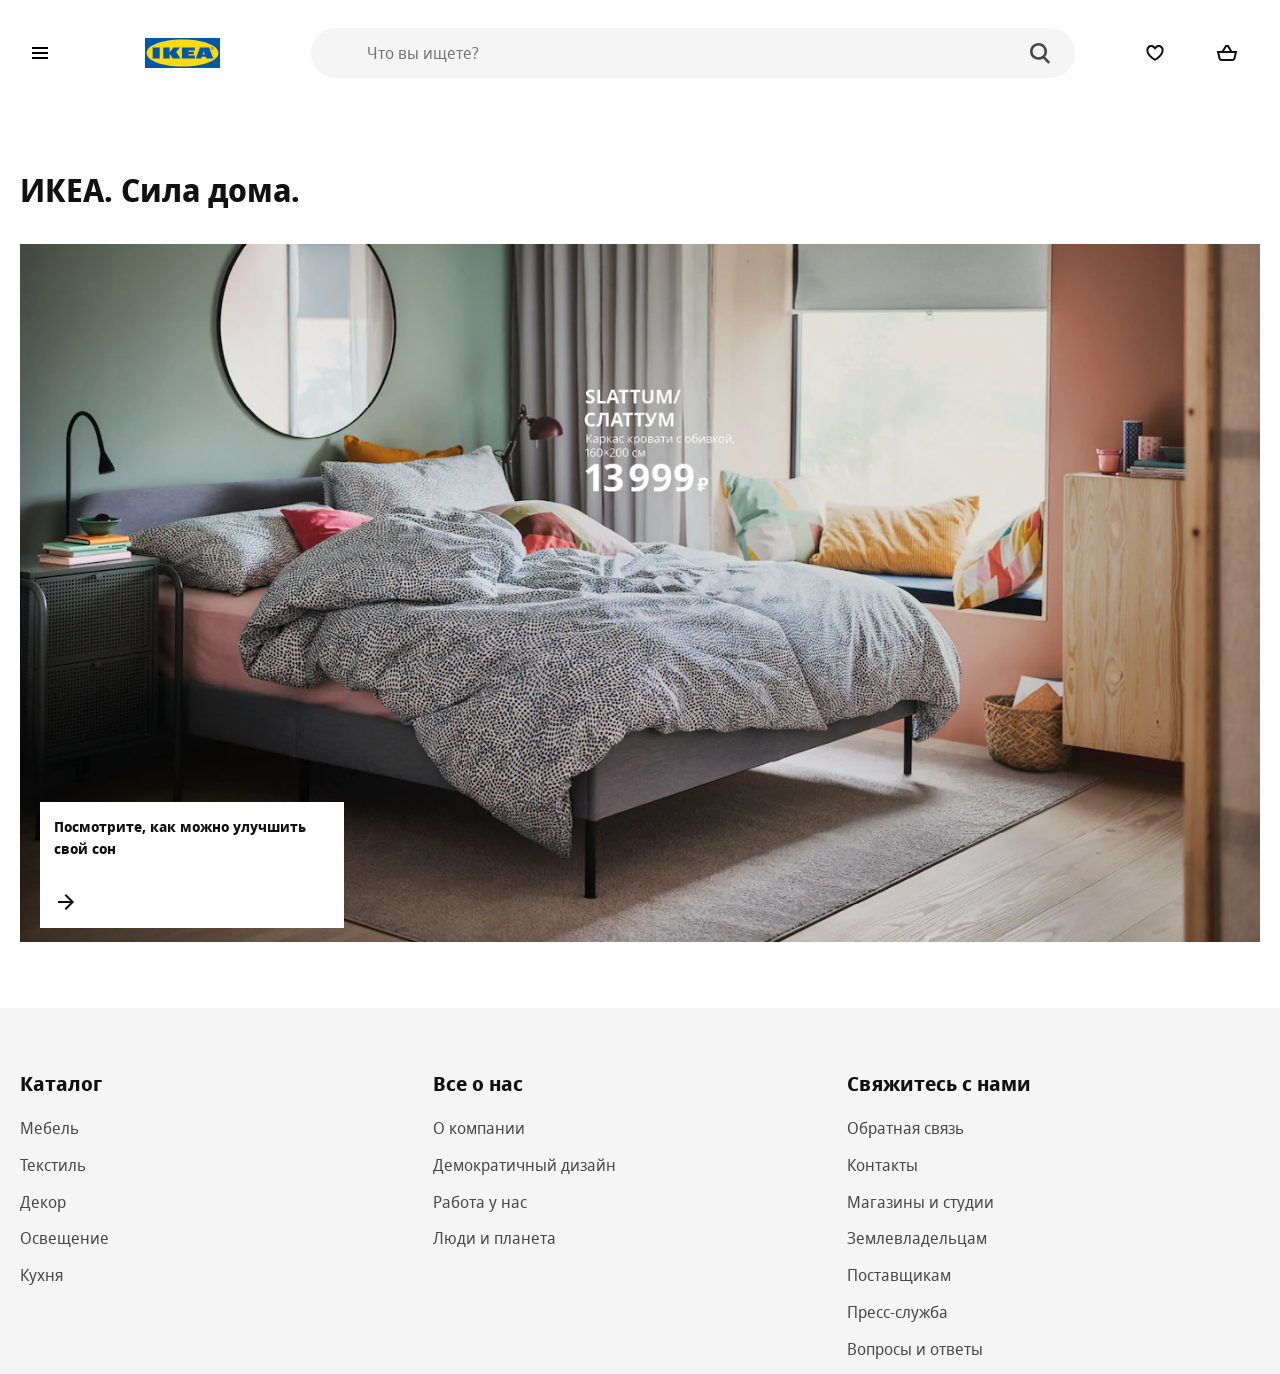
<file: index.html>
<!DOCTYPE html>
<html lang="en">
<head>
    <meta charset="UTF-8">
    <meta name="viewport"
          content="width=device-width, user-scalable=no, initial-scale=1.0, maximum-scale=1.0, minimum-scale=1.0">
    <meta http-equiv="X-UA-Compatible" content="ie=edge">
    <link rel="apple-touch-icon" sizes="180x180" href="favicon/apple-touch-icon.png">
    <link rel="icon" type="image/png" sizes="32x32" href="favicon/favicon-32x32.png">
    <link rel="icon" type="image/png" sizes="16x16" href="favicon/favicon-16x16.png">
    <link rel="mask-icon" href="favicon/safari-pinned-tab.svg" color="#0058ab">
    <meta name="msapplication-TileColor" content="#0058ab">
    <meta name="theme-color" content="#0058ab">
    <title>ИКЕА - официальный интернет-магазин мебели - IKEA</title>
    <link rel="stylesheet" href="styles/styles.css">

    <script type="module" defer src="script/index.js"></script>
</head>
<body>

<main>
    <div class="container">
        <h1 class="main-header">ИКЕА. Сила дома.</h1>
        <aside class="offer">
            <a href="card.html#idd059">
                <picture>
                    <source srcset="image/b47e07ee97fd5f9bf030d258d462a945.webp" type="image/webp">
                    <img src="image/b47e07ee97fd5f9bf030d258d462a945.jpg" alt="СЛАТТУМ">
                </picture>

            </a>
            <a class="offer-extra" href="goods.html?subcat=Кровати">
                <p>Посмотрите, как можно улучшить свой сон</p>
                <svg focusable="false" viewBox="0 0 24 24" class="offer-arrow" aria-hidden="true">
                    <path fill-rule="evenodd" clip-rule="evenodd"
                          d="M19.2937 12.7074L20.0008 12.0003L19.2938 11.2932L12.0008 3.99927L10.5865 5.41339L16.1727 11.0003H4V13.0003H16.1723L10.5855 18.5868L11.9996 20.0011L19.2937 12.7074Z"></path>
                </svg>
            </a>
        </aside>
    </div>
</main>









</body>
</html>
</file>
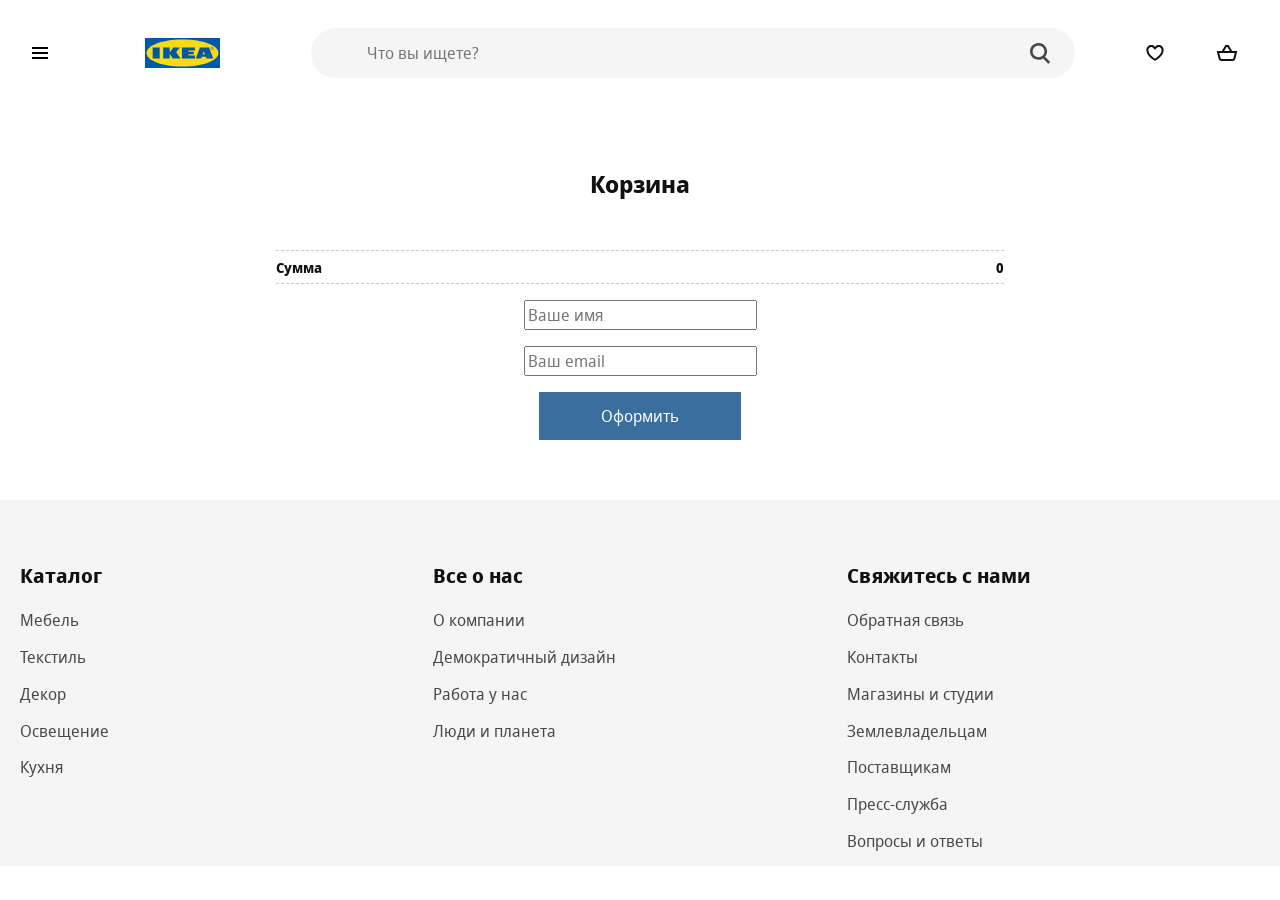
<file: cart.html>
<!DOCTYPE html>
<html lang="en">
<head>
	<meta charset="UTF-8">
	<meta name="viewport" content="width=device-width, user-scalable=no, initial-scale=1.0, maximum-scale=1.0, minimum-scale=1.0">
	<meta http-equiv="X-UA-Compatible" content="ie=edge">
	<link rel="apple-touch-icon" sizes="180x180" href="favicon/apple-touch-icon.png">
	<link rel="icon" type="image/png" sizes="32x32" href="favicon/favicon-32x32.png">
	<link rel="icon" type="image/png" sizes="16x16" href="favicon/favicon-16x16.png">
	<link rel="mask-icon" href="favicon/safari-pinned-tab.svg" color="#0058ab">
	<meta name="msapplication-TileColor" content="#0058ab">
	<meta name="theme-color" content="#0058ab">
	<title>Корзина - IKEA</title>
	<link rel="stylesheet" href="styles/styles.css">
	
    <script type="module" defer src="script/index.js"></script>

</head>
<body>
<main>
	<div class="container cart-wrapper">
		<h2 class="cart-header">Корзина</h2>
		<ul class="cart-list">
			<!-- <li class="cart-item">
				<div class="product">
					<div class="product__image-container">
						<img src="https://secure.ikea.com/ru/ru/images/products/fabler-b-ern-magkaa-igruska__0710165_PE727396_S3.JPG" alt="IKEA ФАБЛЕР БЬЁРН Мягкая игрушка" aria-describedby="aria_product_description_40366083" itemprop="image">
					</div>
					<div class="product__description">
						<h3 class="product__name">
							<a href="card.html#idd001">ФАБЛЕР БЬЁРН</a></h3>
						<p class="product_description-text">Мягкая игрушка, бежевый, 21 см</p>
					</div>
					<div class="product__prices">
						<div class="product__price-type product__price-type-regular">
							<div>
								<div class="product__total product__total-regular">99.-</div>
							</div>
						</div>
					</div>
					<div class="product__controls">

						<div class="product-controls__remove">
							<button type="button" class="btn btn-remove">
								<img src="image/remove-thin-24.16c1cc7a.svg" alt="Удалить товар">
							</button>
						</div>
						<div class="product-controls__quantity">
							<select title="Выберите количество" aria-label="Выберите количество">
								<option value="1">1</option>
								<option value="2">2</option>
								<option value="3">3</option>
								<option value="4">4</option>
								<option value="5">5</option>

							</select>
						</div>
					</div>
				</div>
			</li> -->
			
		</ul>
		<div class="cart-total">
			<span class="cart-total-label">Сумма</span>
			<span class="cart-total-price">297.-</span>
		</div>

		<form id="form" class="cart-form">
			<label>
				<input type="text" name="name" placeholder="Ваше имя">
			</label>
			<label>
				<input type="email" name="email" placeholder="Ваш email">
			</label>
			<button type="submit" class="cart-checkout">Оформить</button>
		</form>
	</div>
</main>
</body>
</html>
</file>
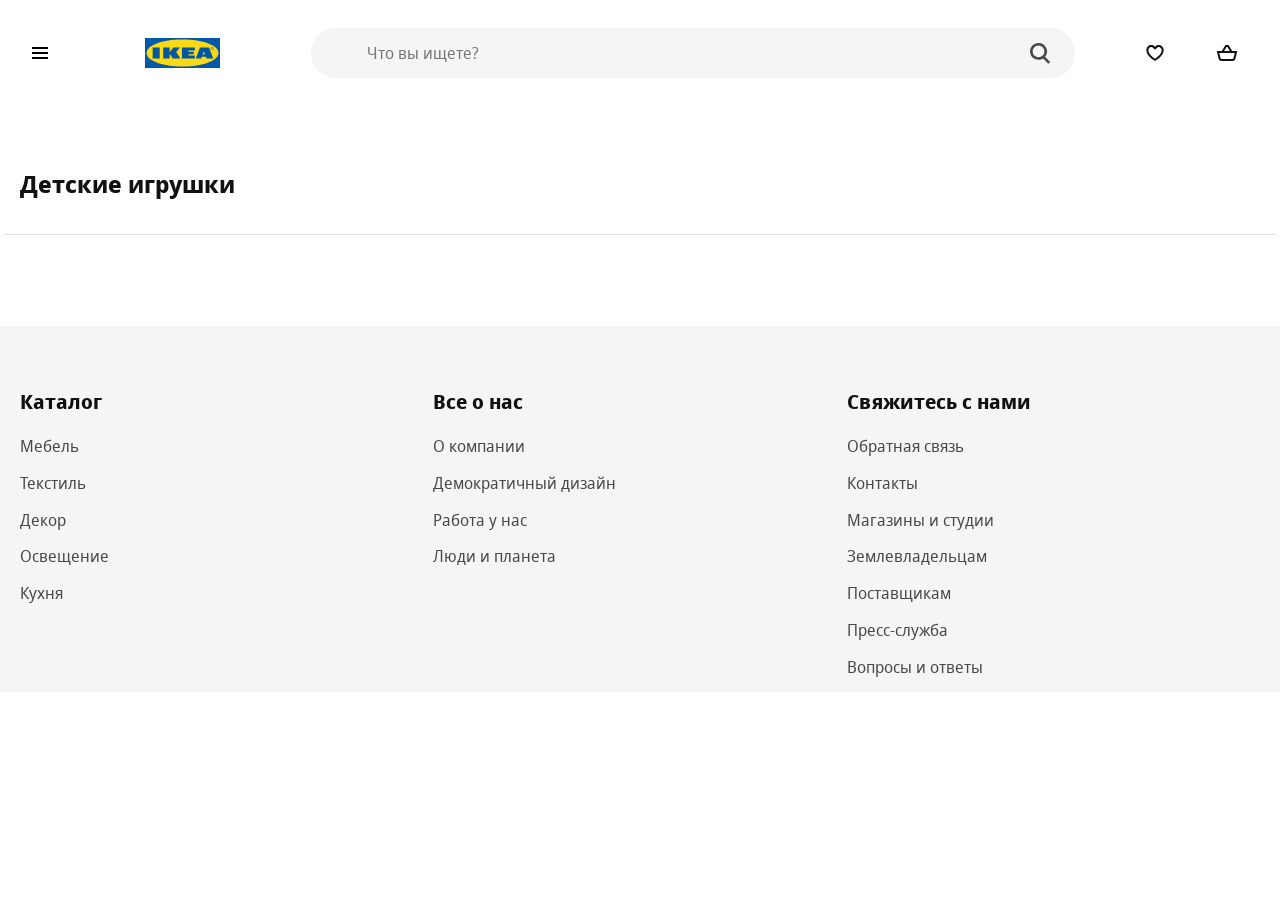
<file: goods.html>
<!DOCTYPE html>
<html lang="en">
<head>
	<meta charset="UTF-8">
	<meta name="viewport" content="width=device-width, user-scalable=no, initial-scale=1.0, maximum-scale=1.0, minimum-scale=1.0">
	<meta http-equiv="X-UA-Compatible" content="ie=edge">
	<link rel="apple-touch-icon" sizes="180x180" href="favicon/apple-touch-icon.png">
	<link rel="icon" type="image/png" sizes="32x32" href="favicon/favicon-32x32.png">
	<link rel="icon" type="image/png" sizes="16x16" href="favicon/favicon-16x16.png">
	<link rel="mask-icon" href="favicon/safari-pinned-tab.svg" color="#0058ab">
	<meta name="msapplication-TileColor" content="#0058ab">
	<meta name="theme-color" content="#0058ab">
	<title>Детские игрушки - IKEA</title>
	<link rel="stylesheet" href="styles/styles.css">
	
    <script type="module" defer src="script/index.js"></script>

</head>
<body>
<main>
	<div class="container">
		<h2 class="main-header">Детские игрушки</h2>
		<div class="goods wrapper">
			<ul class="goods-list">
		
		

			</ul>
		</div>
	</div>
</main>
</body>
</html>
</file>
<file: styles/styles.css>
/*
* Prefixed by https://autoprefixer.github.io
* PostCSS: v7.0.29,
* Autoprefixer: v9.7.6
* Browsers: last 4 version
*/

@font-face {
	font-family: 'Noto Sans';
	src: local('Noto Sans Display Regular'), local('NotoSansDisplay-Regular'), url('../fonts/Notosansdisplayregular.woff2') format('woff2'), url('../fonts/Notosansdisplayregular.woff') format('woff');
	font-weight: 400;
	font-style: normal;
}

@font-face {
	font-family: 'Noto Sans';
	src: local('Noto Sans Display Italic'), local('NotoSansDisplay-Italic'), url('../fonts/Notosansdisplayitalic.woff2') format('woff2'), url('../fonts/Notosansdisplayitalic.woff') format('woff');
	font-weight: 400;
	font-style: italic;
}

@font-face {
	font-family: 'Noto Sans';
	src: local('Noto Sans Display Bold'), local('NotoSansDisplay-Bold'), url('../fonts/Notosansdisplaybold.woff2') format('woff2'), url('../fonts/Notosansdisplaybold.woff') format('woff');
	font-weight: 700;
	font-style: normal;
}

@font-face {
	font-family: 'Noto Sans';
	src: local('Noto Sans Display Bold Italic'), local('NotoSansDisplay-BoldItalic'), url('../fonts/Notosansdisplaybolditalic.woff2') format('woff2'), url('../fonts/Notosansdisplaybolditalic.woff') format('woff');
	font-weight: 700;
	font-style: italic;
}

html {
	-webkit-box-sizing: border-box;
	box-sizing: border-box;
}

*,
*::before,
*::after {
	-webkit-box-sizing: inherit;
	box-sizing: inherit;
}

body {
	min-width: 320px;
	margin: 0;

	background-color: #fff; /*под проект*/
	font-family: Noto Sans, Arial, sans-serif; /*в "" свой шрифт под проект*/

	font-size: 16px;
	color: #111;
	line-height: 1.5;
	-webkit-font-smoothing: subpixel-antialiased;
}

button, input {
	font: inherit;
}

button {
	cursor: pointer;
}

img {
	max-width: 100%;
	width: 100%;
	height: auto;
}

a {
	text-decoration: none;
	color: inherit;
}

ul {
	list-style: none;
	padding: 0;
	margin: 0;
}

h1, h2, h3, p {
	padding: 0;
	margin: 0;
}

/* container */

.container {
	max-width: 100rem;
	margin: 0 auto;
	padding: 0 1.25rem;
}

.visually-hidden {
	position: absolute !important;
	clip: rect(1px 1px 1px 1px);
	clip: rect(1px, 1px, 1px, 1px);
	padding: 0 !important;
	border: 0 !important;
	height: 1px !important;
	width: 1px !important;
	overflow: hidden;
}

/* при работе с float */

.clearfix::after {
	content: "";
	display: table;
	clear: both;
}

header {
	margin-bottom: 3.75rem;
}

.header {
	display: -ms-grid;
	display: grid;
	grid-gap: 1.25rem;
	-ms-grid-columns: 2fr 1.25rem 2fr 1.25rem 16fr 1.25rem 1fr 1.25rem 1fr;
	grid-template-columns: 2fr 2fr 16fr 1fr 1fr;
	-webkit-box-align: center;
	-ms-flex-align: center;
	align-items: center;
	padding: 1.75rem 0;
}

footer {
	background-color: #f5f5f5;
	margin-top: 3.75rem;
	padding: 3.75rem 0 0 0;
}

.footer {
	display: -ms-grid;
	display: grid;
	-ms-grid-columns: 1fr 1fr 1fr;
	grid-template-columns: 1fr 1fr 1fr;
}

.main-header {
	margin-bottom: 1.875rem
}

.btn {
	background-color: transparent;
	outline: transparent;
	border-radius: 50%;
	width: 40px;
	height: 40px;
	display: -webkit-box;
	display: -ms-flexbox;
	display: flex;
	-webkit-box-align: center;
	-ms-flex-align: center;
	align-items: center;
	-webkit-box-pack: center;
	-ms-flex-pack: center;
	justify-content: center;
	border: 1px solid transparent;
}

.btn:hover {
	background-color: #f5f5f5;
	color: #111;
}

.svg-icon {
	fill: currentColor;
}

.logo {
	text-align: center;
	width: 75px;
	height: 30px;

}

.search {
	position: relative;
	-webkit-box-flex: 1;
	-ms-flex-positive: 1;
	flex-grow: 1;
	height: 50px;
	margin: 0 40px;
}

.search-input {
	-webkit-appearance: none;
	-moz-appearance: none;
	appearance: none;
	background-color: #f5f5f5;
	display: block;
	appearance: none;
	width: 100%;
	height: 100%;
	padding: .5rem 3.5rem;
	margin: 0 auto;
	line-height: 1.5;
	border: 0;
	border-radius: 50em;
	outline: 0;
	-webkit-box-shadow: none;
	box-shadow: none;
	-webkit-transition: background .2s;
	-o-transition: background .2s;
	transition: background .2s;
}

.search-btn {
	position: absolute;
	top: 0.9rem;
	right: 0.9rem;
	background-image: url("data:image/svg+xml;charset=utf-8,%3Csvg width='16' height='17' fill='%23484848' xmlns='http://www.w3.org/2000/svg'%3E%3Cpath fill-rule='evenodd' clip-rule='evenodd' d='M6.5 11a4.5 4.5 0 110-9 4.5 4.5 0 010 9zm4.968-.307a6.5 6.5 0 10-1.514 1.315l3.996 3.996 1.414-1.414-3.896-3.897z'/%3E%3C/svg%3E");
	background-repeat: no-repeat;
	background-size: contain;
	width: 2.5rem;
	height: 1.5rem;
	background-position: center;
}

.offer {
	position: relative;
}

.offer-extra {
	position: absolute;
	padding: .9rem;
	color: #111;
	left: 1.25rem;
	bottom: 1.25rem;
	display: -webkit-box;
	display: -ms-flexbox;
	display: flex;
	background: #fff;
	-webkit-box-orient: vertical;
	-webkit-box-direction: normal;
	-ms-flex-direction: column;
	flex-direction: column;
	-webkit-box-align: start;
	-ms-flex-align: start;
	align-items: flex-start;
	max-width: 19rem;
	min-width: 13rem;
	font-size: .9rem;
	line-height: 1.5;
	font-weight: bold;
	word-break: break-word;
}

.offer-arrow {
	display: inline-block;
	height: 1.5rem;
	width: 1.5rem;
	vertical-align: middle;
	fill: currentColor;
	margin-top: 1.875rem;

}


.footer-header {
	line-height: 2rem;
	font-size: 1.25rem;
	padding: 0 0 1rem 0;

}

.footer-list {
	margin-bottom: .8rem;
}

.footer-list > a {
	color: #484848;
}

.footer-list > a:hover {
	color: #111;
	text-decoration: underline;
}

.catalog {
	position: fixed;
	z-index: 999;
	top: 0;
	left: -100%;
	bottom: 0;
	background-color: #fff;
	overflow-y: auto;
	overflow-x: hidden;
	-webkit-transition: left 0.2s 0s;
	-o-transition: left 0.2s 0s;
	transition: left 0.2s 0s;
	width: 20rem;
	padding: 6rem 4rem 3rem;

}

.catalog.open {
	left: 0;
}

.catalog-btn {
	position: absolute;
	top: 3rem;
	left: 3rem;
}

.catalog-list__item,
.subcatalog-list__item {
	cursor: pointer;
	color: #111;


}

.catalog-list__item a,
.subcatalog-list__item a {
	text-decoration: underline;
	display: block;
}

.catalog-list__item a {
	padding: .5rem 1.5rem .5rem 0;
}

.subcatalog-list__item a {
	padding: .5rem 0;
}

.catalog-list__item:hover a,
.subcatalog-list__item:hover a {
	text-decoration: underline;
}

.catalog-list__item.active {
	background-repeat: no-repeat;
	background-position: right 0 center;
	background-image: url('data:image/svg+xml;utf8,<svg width="24" height="24" viewBox="0 0 24 24" fill="none" xmlns="http://www.w3.org/2000/svg"><path fill-rule="evenodd" clip-rule="evenodd" d="M15.5996 11.9999L9.81456 17.7857L8.40026 16.3716L12.7714 11.9999L8.40026 7.62823L9.81457 6.21411L15.5996 11.9999Z" fill="%23959595"/></svg>');
}

.subcatalog {
	position: fixed;
	z-index: 998;
	top: 0;
	left: -100%;
	bottom: 0;
	background-color: #fff;
	overflow-y: auto;
	overflow-x: hidden;
	-webkit-transition: left, right 0.2s 0s;
	-o-transition: left, right 0.2s 0s;
	transition: left, right 0.2s 0s;
	width: 25rem;
	padding: 6rem 4rem 3rem;
	border-left: 2px solid #ccc;
}

.subcatalog.subopen {
	left: 20rem;
	display: block;
}

.overlay {
	display: block;
	position: fixed;
	z-index: 899;
	top: 0;
	bottom: 0;
	right: 0;
	left: 0;
	background-color: black;
	-webkit-transition: all .2s ease;
	-o-transition: all .2s ease;
	transition: all .2s ease;
	opacity: 0;
	pointer-events: none;
}

.overlay.active {
	opacity: 0.25;
	pointer-events: all;
}


.wrapper {
	position: relative;
	margin-top: 4rem;
}

.wrapper:before {
	content: '';
	width: calc(100% + 2rem);
	display: block;
	position: absolute;
	top: -2rem;
	z-index: 99;
	margin: 0 -1rem;
	border-bottom: 1px solid #dfdfdf;
}

.good {
	display: -ms-grid;
	display: grid;
	-ms-grid-columns: minmax(0, 1fr) 1.25rem minmax(0, 1fr) 1.25rem minmax(0, 1fr) 1.25rem minmax(0, 1fr) 1.25rem minmax(0, 1fr) 1.25rem minmax(0, 1fr) 1.25rem minmax(0, 1fr) 1.25rem minmax(0, 1fr) 1.25rem minmax(0, 1fr) 1.25rem minmax(0, 1fr) 1.25rem minmax(0, 1fr) 1.25rem minmax(0, 1fr);
	grid-template-columns: repeat(12, minmax(0, 1fr));
	grid-column-gap: 1.25rem;
	padding-top: 2rem;
}

.good-images {
	display: -webkit-box;
	display: -ms-flexbox;
	display: flex;
	-ms-flex-wrap: wrap;
	flex-wrap: wrap;
	-ms-grid-column: 1;
	grid-column-start: 1;
	-ms-grid-column-span: 8;
	grid-column-end: 9;
	-ms-flex-pack: distribute;
	justify-content: space-around;


}

.good-image__item {
	width: calc(50% - 1.25rem);
	margin-left: .625rem;
	margin-right: .625rem;
	min-height: 500px;
}


.good-item {
	-ms-grid-column: 9;
	grid-column-start: 9;
	-ms-grid-column-span: 4;
	grid-column-end: 13;
	padding: 0 2.5rem;
}

.good-item__section {
	margin-bottom: 2.5rem;
}

.good-item__new {
	display: none;
}


.good-item__empty {
	display: none;
}

.not-in-stock .good-item__empty {
	display: block;
}

.not-in-stock .btn-good {
	display: none;
}

.good-item__header {
	font-size: 1.375rem;
	line-height: 1.5;
	font-weight: 700;
	text-transform: uppercase;
	margin-bottom: .3rem;
}

.good-item__description {
	line-height: 1.5;
	letter-spacing: 0;
	font-weight: 400;
	color: #484848;
	font-size: .875rem;
}

.good-item__price {
	white-space: nowrap;
	text-align: right;
}

.good-item__section {
	display: -webkit-box;
	display: -ms-flexbox;
	display: flex;
	-webkit-box-pack: justify;
	-ms-flex-pack: justify;
	justify-content: space-between;
}

.good-item__price-value {
	line-height: 1.1875;
	font-size: 1.375rem;
}

.good-item__currency {
	line-height: .9;
	font-size: .6875rem;
	vertical-align: text-top;
}

.not-in-stock .good-item__price-value,
.not-in-stock .good-item__currency {
	display: none;
}

.good-item__buttons {
	display: -webkit-box;
	display: -ms-flexbox;
	display: flex;
	-webkit-box-pack: justify;
	-ms-flex-pack: justify;
	justify-content: space-between;
	-webkit-box-align: center;
	-ms-flex-align: center;
	align-items: center;
	width: 100%;
}

.btn-good {
	margin-right: 1rem;
	-webkit-box-flex: 1;
	-ms-flex-positive: 1;
	flex-grow: 1;
	-ms-flex-negative: 1;
	flex-shrink: 1;
	position: relative;
	background: #0058a3;
	color: #fff;
	border-radius: 52px;
	padding: 0 2rem;
	display: -webkit-box;
	display: -ms-flexbox;
	display: flex;
	height: 3.5rem;
	-webkit-box-align: center;
	-ms-flex-align: center;
	align-items: center;
}

.btn-good-svg {
	margin-right: .5rem;
	vertical-align: top;
	-ms-flex-negative: 0;
	flex-shrink: 0;
	display: inline-block;
	height: 1.5rem;
	width: 1.5rem;
	fill: #fff;
}

.btn-good:hover {
	color: #0058a3;
}

.btn-good:hover .btn-good-svg {
	fill: #0058a3;
}

.btn-good__label {
	text-align: center;
	border: 0;
	font-weight: 700;
	font-size: .875rem;
	line-height: 1.42857;
}

.btn-add-wishlist {
	background: rgba(0, 0, 0, 0);
	color: #111;
	border-radius: 40px;
	padding: 0 .9375rem;
	border: 1px solid #dfdfdf;
	height: 3.5rem;
	width: 3.5rem;
	margin-left: auto;
}

.btn-add-wishlist__svg {
	height: 1.5rem;
	width: 1.5rem;

}

.btn-add-wishlist:hover .btn-add-wishlist__svg {
	fill: red;
}

.btn-add-wishlist.contains-wishlist .btn-add-wishlist__svg {
	fill: red;

}

.btn-add-wishlist:hover.contains-wishlist .btn-add-wishlist__svg {
	fill: black;
}


.goods-list {
	display: -ms-grid;
	display: grid;
	grid-gap: 1.25rem;
	grid-template-columns: repeat(4, 1fr);
}

.goods-list__item {
	margin-bottom: 2rem;
}


.goods-item {
	position: relative;
	display: -webkit-box;
	display: -ms-flexbox;
	display: flex;
	-webkit-box-orient: vertical;
	-webkit-box-direction: normal;
	-ms-flex-direction: column;
	flex-direction: column;
	-webkit-box-pack: justify;
	-ms-flex-pack: justify;
	justify-content: space-between;
	height: 100%;
}

.goods-item__img {
	height: 380px;
	display: table-cell;
	vertical-align: middle
}


.btn-add-card {
	position: absolute;
	opacity: 0;
	-webkit-transition: opacity 0.2s 0s;
	-o-transition: opacity 0.2s 0s;
	transition: opacity 0.2s 0s;
	right: 1rem;
	bottom: 0.5rem;
	background-color: rgb(0, 88, 163);
	border: 1px solid rgb(0, 88, 163);
	background-repeat: no-repeat;
	background-position: center;
	background-image: url("data:image/svg+xml;utf8,<svg width='24' height='24' xmlns='http://www.w3.org/2000/svg' viewBox='0 0 24 24'><path fill-rule='evenodd' clip-rule='evenodd' d='M10.4372 4H10.9993H12.0003H12.9996H13.5616L13.8538 4.48014L17.2112 9.99713H21H22.2806L21.9702 11.2396L21.5303 13H19.4688L19.7194 11.9971H4.28079L5.59143 17.2397C5.70272 17.6848 6.1027 17.9971 6.56157 17.9971H15V19.9971H6.56157C5.18496 19.9971 3.98502 19.0602 3.65114 17.7247L2.02987 11.2397L1.71924 9.99713H3.00002H6.78793L10.145 4.48017L10.4372 4ZM12.4375 6L14.87 9.99713H9.12911L11.5614 6H12.0003H12.4375ZM17.9961 16V14H19.9961V16H21.9961V18H19.9961V20H17.9961V18H15.9961V16H17.9961Z' fill='white' /></svg>");
}

.btn-add-card:hover {
	background-color: rgb(255, 255, 255);
	background-image: url("data:image/svg+xml;utf8,<svg width='24' height='24' xmlns='http://www.w3.org/2000/svg' viewBox='0 0 24 24'><path fill-rule='evenodd' clip-rule='evenodd' d='M10.4372 4H10.9993H12.0003H12.9996H13.5616L13.8538 4.48014L17.2112 9.99713H21H22.2806L21.9702 11.2396L21.5303 13H19.4688L19.7194 11.9971H4.28079L5.59143 17.2397C5.70272 17.6848 6.1027 17.9971 6.56157 17.9971H15V19.9971H6.56157C5.18496 19.9971 3.98502 19.0602 3.65114 17.7247L2.02987 11.2397L1.71924 9.99713H3.00002H6.78793L10.145 4.48017L10.4372 4ZM12.4375 6L14.87 9.99713H9.12911L11.5614 6H12.0003H12.4375ZM17.9961 16V14H19.9961V16H21.9961V18H19.9961V20H17.9961V18H15.9961V16H17.9961Z' fill='rgb(0, 88, 163)' /></svg>");

}

.goods-item:hover .btn-add-card {
	opacity: 1;
}

.goods-item__header {
	margin-top: auto;
	margin-bottom: 1rem;
}

.goods-item__new {
	line-height: 1.42857;
	color: #ca5008;
	font-weight: 700;
	font-size: 0.8rem;
}

.goods-item__link {
	display: block;
	height: 100%;
}

.goods-item__description {
	margin-bottom: 1rem;
	font-size: .875rem;
	line-height: 1.42857;
}

.goods-item__price {
	min-height: calc(40px + 0.5rem);
	padding-bottom: 0.5rem;
	font-weight: 700;
}

.goods-item__price-value {
	font-size: 1.375rem;
}

.goods-item__currency {
	line-height: .9;
	font-size: .6875rem;
	vertical-align: text-top;
}


.breadcrumb__list-item {
	display: inline;
}

.breadcrumb__list-item:after {
	content: "\0203A";
	display: inline;
	margin: 0 .3125rem;
	font-size: 1rem;
	line-height: 1.125;
}

.breadcrumb__list-item:last-child:after {
	content: "";
}

.breadcrumb__link {
	font-size: .75rem;
	line-height: 1.5;
	font-weight: 400;
	vertical-align: middle;
}

.breadcrumb__list-item:last-child .breadcrumb__link {
	color: #484848;
	pointer-events: none;
	cursor: auto;
}

.cart-wrapper {
	max-width: 768px;
}

.cart-header {
	text-align: center;
}

.product {
	display: -ms-grid;
	display: grid;
	-ms-grid-columns: 152px 4fr 6fr;
	grid-template-columns: 152px 4fr 6fr;
	-ms-grid-rows: auto;
	grid-template-rows: auto;
	font-size: .81rem;
	line-height: 1.385;
}

.product > *:nth-child(1) {
	-ms-grid-row: 1;
	-ms-grid-column: 1;
}

.product > *:nth-child(2) {
	-ms-grid-row: 1;
	-ms-grid-column: 2;
}

.product > *:nth-child(3) {
	-ms-grid-row: 1;
	-ms-grid-column: 3;
}

.product__image-container {
	-ms-grid-column: 1;
	grid-column: 1;
	-ms-grid-row: 1;
	-ms-grid-row-span: 2;
	grid-row: 1/3;
	padding-right: 1rem;
}

.product__description {
	-ms-grid-column: 2;
	grid-column: 2;
	-ms-grid-row: 1;
	grid-row: 1;
}

.product__name {
	font-size: 1.2rem;
	margin-bottom: .5rem;
	font-weight: 700;
	text-transform: uppercase;
	word-break: break-word;
}

.product__prices {
	-ms-grid-column: 3;
	grid-column: 3;
	-ms-grid-row: 1;
	grid-row: 1;
	text-align: right;
	padding-top: 0;
}

.product__controls {
	-ms-grid-column: 3;
	grid-column: 3;
	-ms-grid-row: 2;
	grid-row: 2;
	margin-top: .5rem;
	display: -webkit-box;
	display: -ms-flexbox;
	display: flex;
	-webkit-box-pack: end;
	-ms-flex-pack: end;
	justify-content: flex-end;
}

.btn-remove {
	color: #444;
	border-color: #666;
	border-radius: unset;
}

.product__total {
	font-weight: 700;
	font-size: 1.06rem;
	line-height: 1.2;
}

.product-controls__remove {
	width: 12.5%;
}

.product-controls__quantity {
	width: 25%;
	margin-left: .5rem;
}

.cart-header {
	margin-bottom: 3rem;
}

.cart-item {
	margin-bottom: 2rem;
}

.cart-total {
	display: -webkit-box;
	display: -ms-flexbox;
	display: flex;
	-webkit-box-pack: justify;
	-ms-flex-pack: justify;
	justify-content: space-between;
	padding: .35rem 0;
	font-weight: 700;
	font-size: 14px;
	text-align: initial;
	border: dashed #cacaca;
	border-width: 1px 0;
}

.cart-checkout {
	color: #ffffff;
	padding: 12px 62px;
	background-color: #3a6e9f;
	border: none;
	display: block;
	margin: 1rem auto;
}

.cart-form {
	margin: 1rem 0;
	text-align: center;
}

.cart-form label {
	display: block;
	margin: 1rem;
}

select {
	width: 100%;
	max-width: 352px;
	height: 40px;
	margin: 0;
	padding: 0 10px;
	border: 1px solid #666;
	border-radius: 2px;
	background: #fff url(../image/chevron-down-thin-24.1667eab2.svg) no-repeat right 8px center/1.5rem;
	-webkit-appearance: none;
	-moz-appearance: none;
	appearance: none;
	font-size: 1rem;
	line-height: 1.15;
	font-family: inherit;
	text-transform: none;
}

@media (max-width: 1200px) {
	.goods-list {
		grid-template-columns: repeat(3, 1fr);
	}
}

@media (max-width: 768px) {
	.goods-list {
		grid-template-columns: repeat(2, 1fr);
	}

	.header {
		-ms-grid-columns: 1fr 1.25rem 4fr 1.25rem 1fr 1.25rem 1fr;
		grid-template-columns: 1fr 2fr 1fr 1fr;
		-ms-grid-rows: auto 1.25rem auto 1.25rem auto;
		grid-template-areas: "burger logo wishlist cart" "main main . sidebar" "footer footer footer footer";
	}

	.btn-burger {
		grid-area: burger;
	}

	.logo {
		grid-area: logo;
	}

	.btn-wishlist {
		grid-area: wishlist;
	}

	.btn-cart {
		grid-area: cart;
	}

	.search {
		grid-area: search;
		-ms-grid-row: 2;
		grid-row: 2;
		-ms-grid-column-span: 5;
		grid-column-end: 6;
		-ms-grid-column: 1;
		grid-column-start: 1;
		margin: 0;
	}

	.footer {
		-ms-grid-rows: auto;
		grid-template-rows: auto;
		-webkit-box-pack: center;
		-ms-flex-pack: center;
		justify-content: center;
		grid-template-areas: "catalog" "about" "connection";
		-ms-grid-columns: 300px;
		grid-template-columns: 300px

	}

	.footer-catalog {
		grid-area: catalog;
		margin-bottom: 50px;
	}

	.footer-about {
		grid-area: about;
		margin-bottom: 50px;
	}

	.footer-connection {
		grid-area: connection;
		margin-bottom: 50px;
	}

	.catalog {
		width: 50%;
	}

	.subcatalog {
		width: 50%;
		left: auto;
		right: -100%;
	}

	.subcatalog.subopen {
		right: 0;
		left: auto;
	}
}

@media (max-width: 768px) {

	.footer-catalog {
		-ms-grid-row: 1;
		-ms-grid-column: 1

	}

	.footer-about {
		-ms-grid-row: 2;
		-ms-grid-column: 1

	}

	.footer-connection {
		-ms-grid-row: 3;
		-ms-grid-column: 1

	}
}

@media (max-width: 768px) {

	.btn-burger {
		-ms-grid-row: 1;
		-ms-grid-column: 1;
	}

	.logo {
		-ms-grid-row: 1;
		-ms-grid-column: 3;
	}

	.btn-wishlist {
		-ms-grid-row: 1;
		-ms-grid-column: 5;
	}

	.btn-cart {
		-ms-grid-row: 1;
		-ms-grid-column: 7;
	}
}

@media (max-width: 576px) {
	.goods-list {
		-ms-grid-columns: 1fr;
		grid-template-columns: 1fr;
	}

	.catalog {
		width: 100%;
	}

	.subcatalog {
		z-index: 999;
		width: 100%;
	}

	.subcatalog.subopen {
		right: 0;
	}
}
</file>
